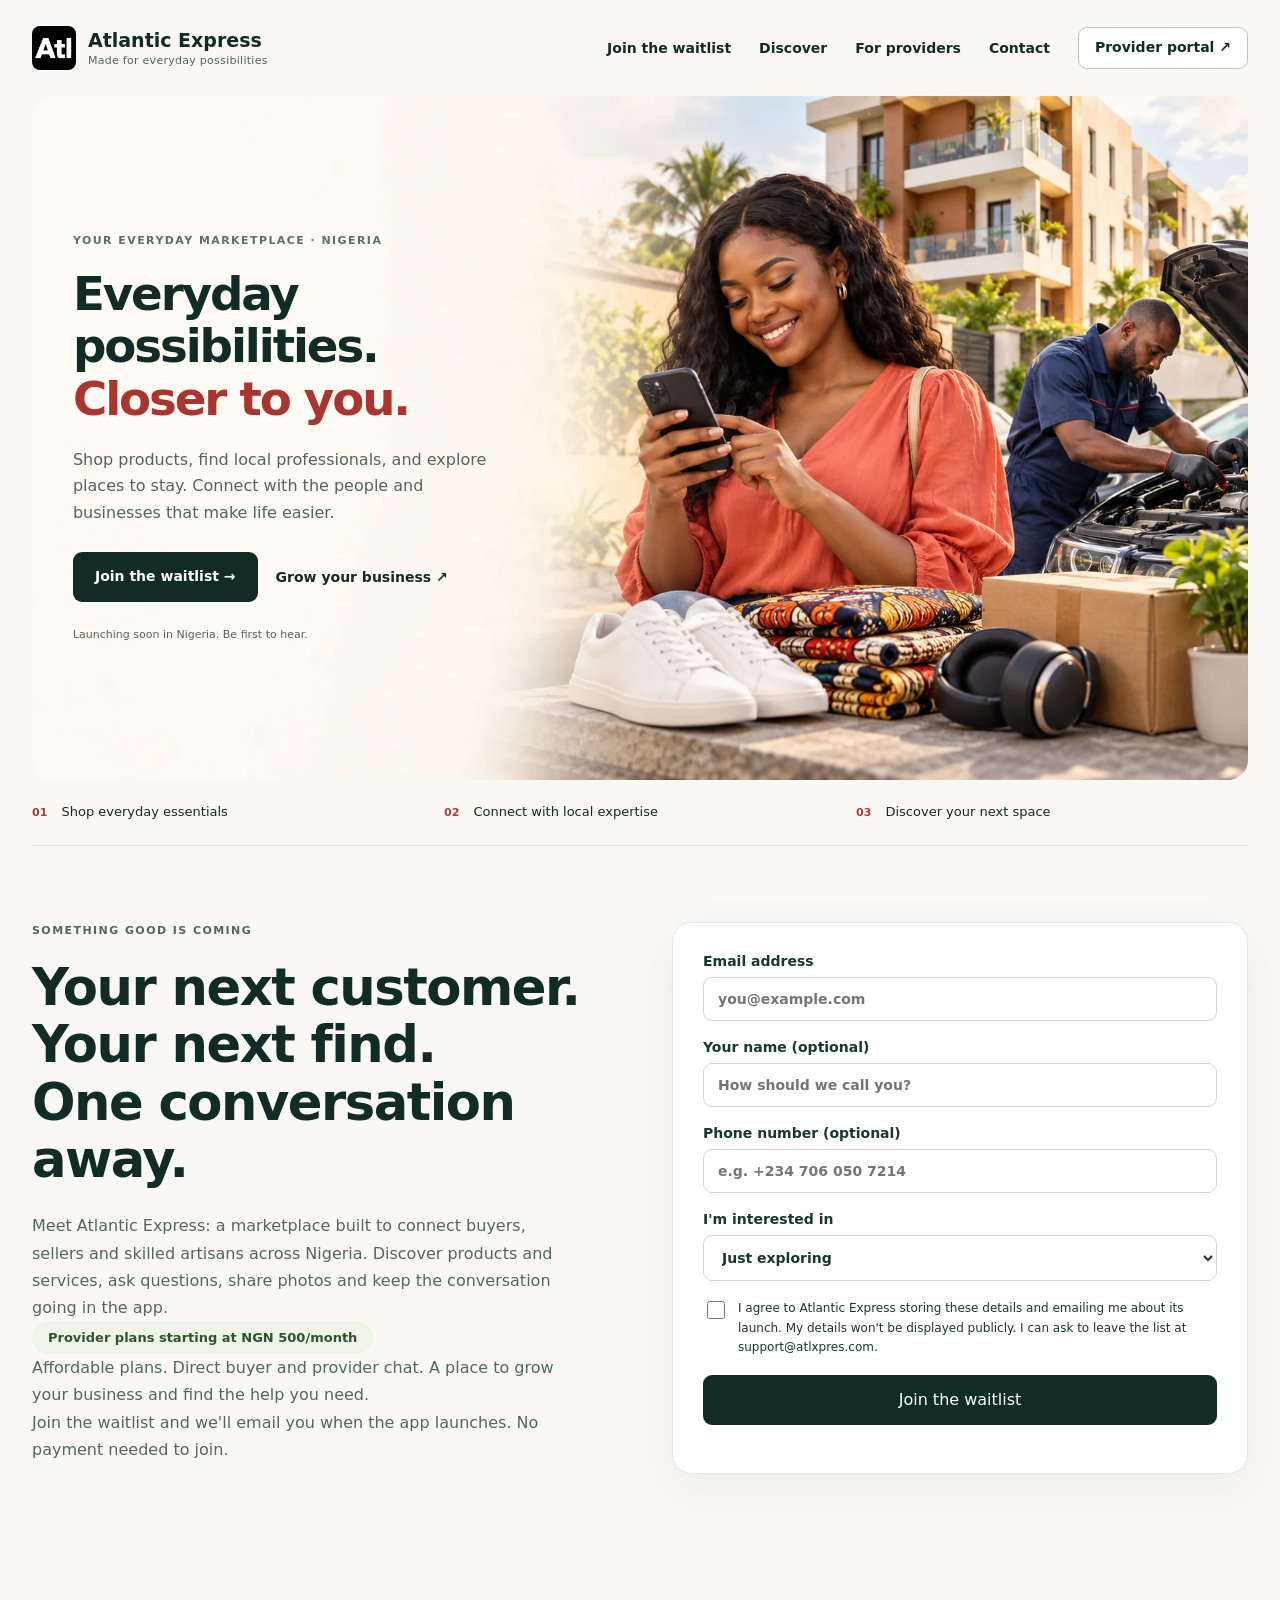
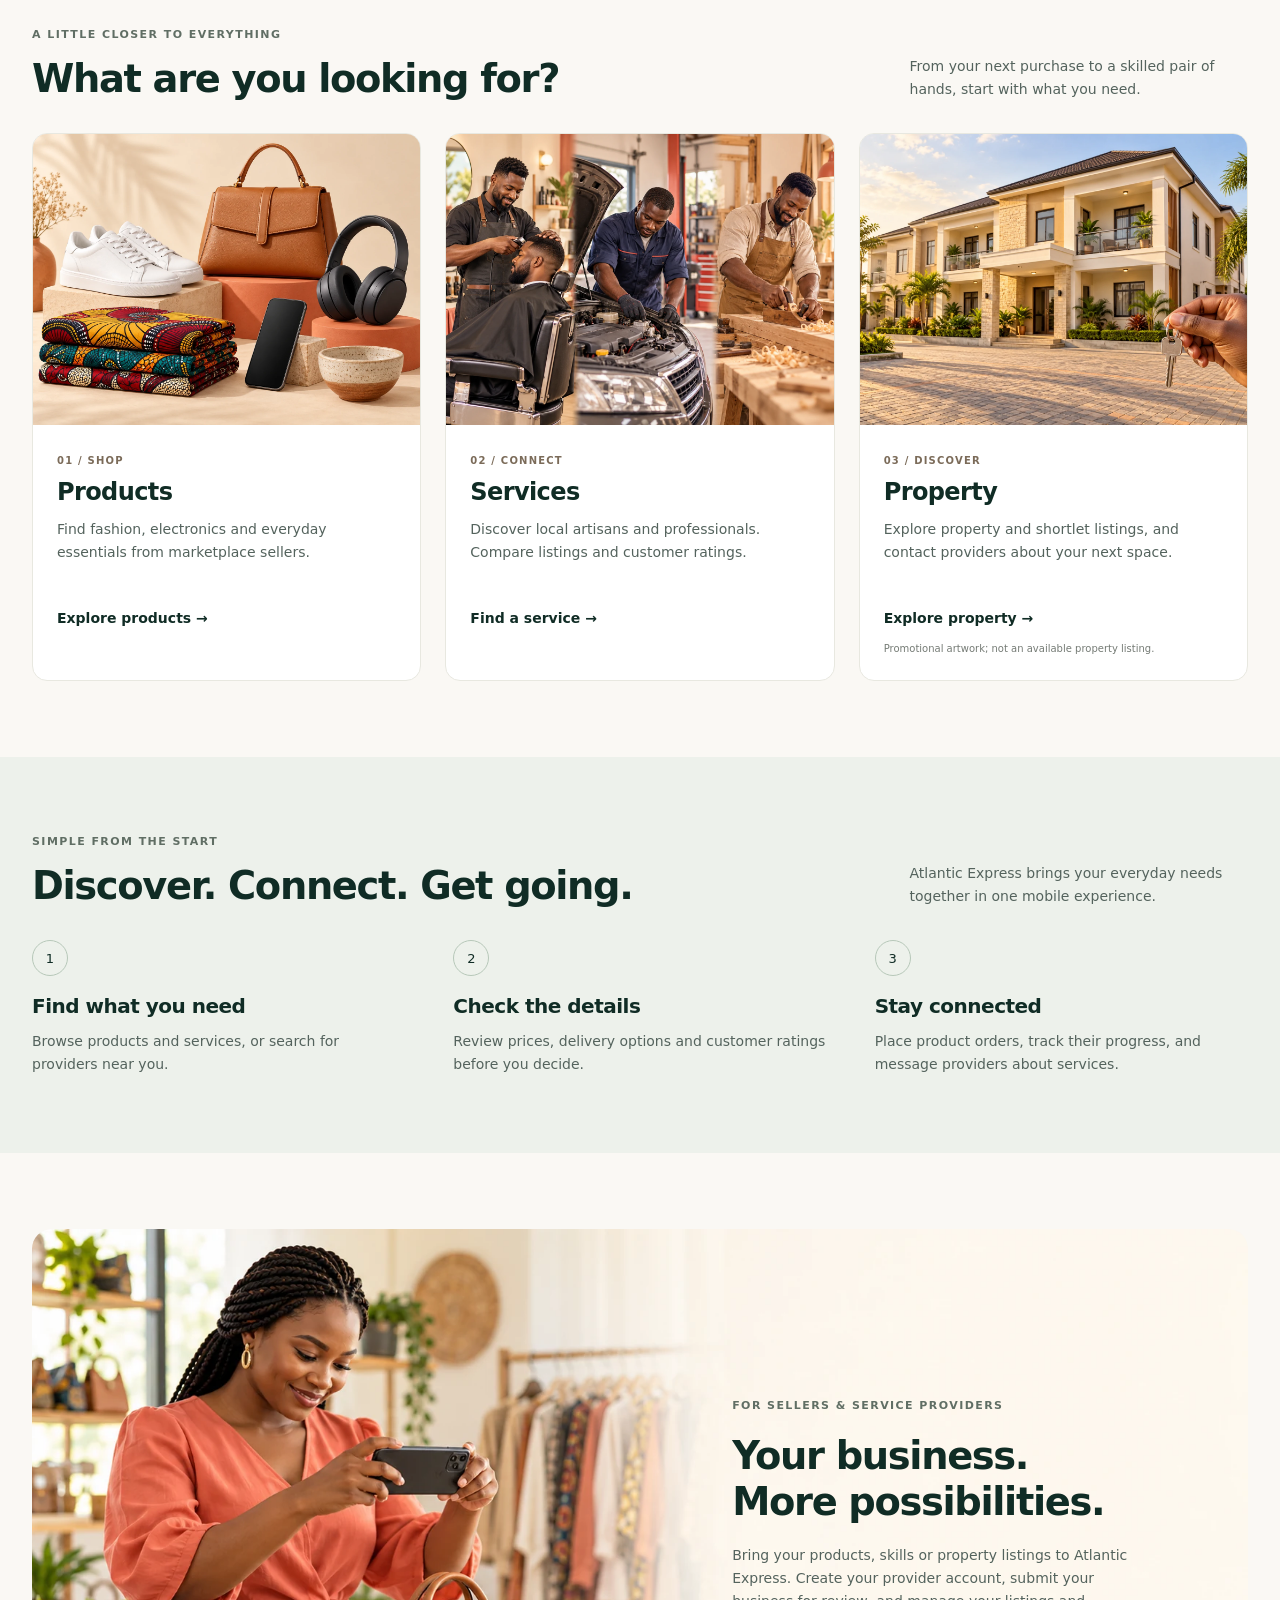
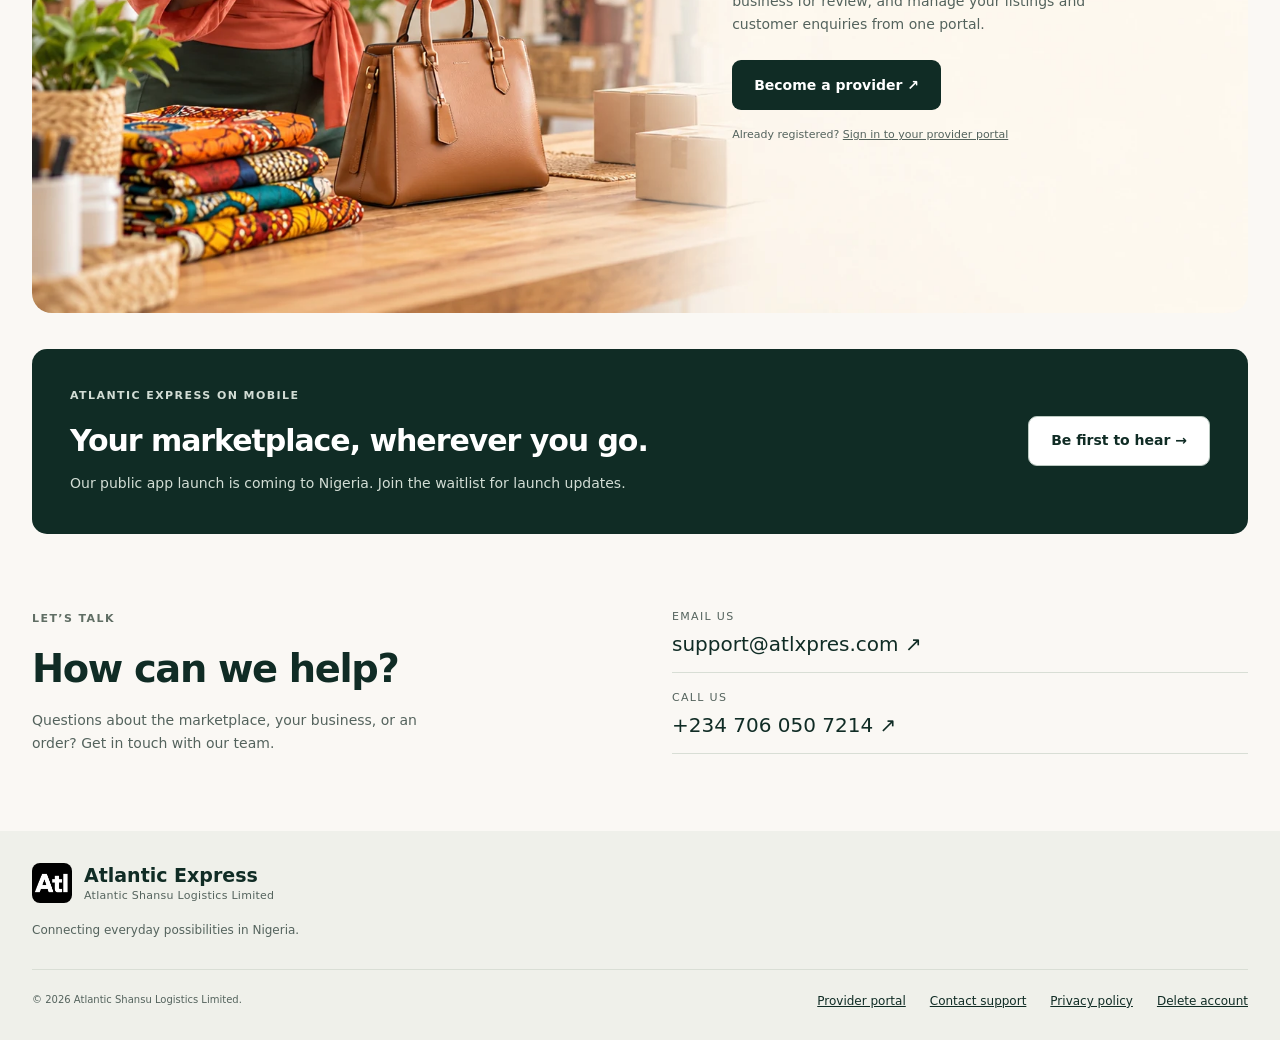
<file: index.html>
﻿<!doctype html>
<html lang="en">
<head>
<meta charset="UTF-8"/><meta name="viewport" content="width=device-width,initial-scale=1"/>
<title>Atlantic Express — Products, services & property in Nigeria</title>
<meta name="description" content="Discover products, connect with local service providers, and explore property on Atlantic Express. A marketplace for everyday life in Nigeria."/>
<meta name="theme-color" content="#102c25"/><link rel="canonical" href="https://atlxpres.com/"/>
<meta property="og:title" content="Atlantic Express — Everyday possibilities, closer to you"/><meta property="og:description" content="Products, local services and property, connected in one marketplace for Nigeria."/><meta property="og:type" content="website"/><meta property="og:url" content="https://atlxpres.com/"/><meta property="og:image" content="https://atlxpres.com/assets/home-hero.webp"/>
<link rel="icon" type="image/png" href="./favicon.png?v=20260928-atl"/><link rel="apple-touch-icon" href="./favicon.png"/><link rel="preload" as="image" href="./assets/home-hero.webp"/><link rel="stylesheet" href="./styles.css?v=20261006-marketplace"/>
<link rel="stylesheet" href="./waitlist.css?v=20261009-launch"/>
</head>
<body>
<a class="skip-link" href="#main">Skip to content</a>
<header class="site-header"><a class="brand" href="/" aria-label="Atlantic Express home"><img src="./favicon.png" width="44" height="44" alt=""/><span>Atlantic Express<small>Made for everyday possibilities</small></span></a><nav aria-label="Main navigation"><a href="#waitlist">Join the waitlist</a><a href="#discover">Discover</a><a href="#provider">For providers</a><a href="#contact">Contact</a><a class="button small secondary" href="https://provider.atlxpres.com/">Provider portal ↗</a></nav></header>
<main id="main">
<section class="hero container" aria-labelledby="hero-title"><img class="scene" src="./assets/home-hero.webp" width="1672" height="941" alt="A shopper with everyday products and a mechanic working beside an apartment building" fetchpriority="high"/><div class="hero-copy"><p class="eyebrow">Your everyday marketplace · Nigeria</p><h1 id="hero-title">Everyday possibilities.<br/><em>Closer to you.</em></h1><p class="lead">Shop products, find local professionals, and explore places to stay. Connect with the people and businesses that make life easier.</p><div class="actions"><a class="button primary" href="#waitlist">Join the waitlist →</a><a class="text-link" href="#provider">Grow your business ↗</a></div><p class="hero-note">Launching soon in Nigeria. Be first to hear.</p></div></section>
<div class="intro-strip container" aria-label="Marketplace features"><span><b>01</b> Shop everyday essentials</span><span><b>02</b> Connect with local expertise</span><span><b>03</b> Discover your next space</span></div>
<section id="waitlist" class="waitlist-section container" aria-labelledby="waitlist-title">
 <div><p class="eyebrow">Something good is coming</p><h2 id="waitlist-title">Your next customer.<br/>Your next find.<br/>One conversation away.</h2><p>Meet Atlantic Express: a marketplace built to connect buyers, sellers and skilled artisans across Nigeria. Discover products and services, ask questions, share photos and keep the conversation going in the app.</p><span class="launch-price">Provider plans starting at NGN 500/month</span><p>Affordable plans. Direct buyer and provider chat. A place to grow your business and find the help you need.</p><p>Join the waitlist and we'll email you when the app launches. No payment needed to join.</p></div>
 <form id="waitlistForm" class="waitlist-form">
 <label>Email address <span><input type="email" name="email" autocomplete="email" maxlength="254" placeholder="you@example.com" required/></span></label>
 <label>Your name (optional)<input name="name" autocomplete="name" maxlength="120" placeholder="How should we call you?"/></label>
 <label>Phone number (optional)<input type="tel" name="phone" autocomplete="tel" maxlength="30" placeholder="e.g. +234 706 050 7214"/></label>
 <label>I'm interested in<select name="interest"><option value="exploring">Just exploring</option><option value="buyer">Buying products or finding services</option><option value="seller">Selling products</option><option value="artisan">Offering my skills or services</option></select></label>
 <label class="honeypot" aria-hidden="true">Website<input name="website" tabindex="-1" autocomplete="off"/></label>
 <label class="consent"><input type="checkbox" name="consent" required/><span>I agree to Atlantic Express storing these details and emailing me about its launch. My details won't be displayed publicly. I can ask to leave the list at support@atlxpres.com.</span></label>
 <button class="button primary" type="submit">Join the waitlist</button><p id="waitlistMessage" role="status" aria-live="polite"></p>
 <noscript>Please enable JavaScript to join, or email support@atlxpres.com with the subject "Join the waitlist".</noscript>
 </form>
</section>
<section id="discover" class="section container" aria-labelledby="discover-title"><div class="section-head"><div><p class="eyebrow">A little closer to everything</p><h2 id="discover-title">What are you looking for?</h2></div><p>From your next purchase to a skilled pair of hands, start with what you need.</p></div><div class="categories">
<article class="category"><img src="./assets/products.webp" width="1448" height="1086" alt="Shoes, a handbag, headphones, fabrics and a phone" loading="lazy" decoding="async"/><div class="category-copy"><span class="category-number">01 / SHOP</span><h3>Products</h3><p>Find fashion, electronics and everyday essentials from marketplace sellers.</p><a class="text-link" href="#app">Explore products →</a></div></article>
<article class="category"><img src="./assets/services.webp" width="1448" height="1086" alt="A barber, mechanic and carpenter at work" loading="lazy" decoding="async"/><div class="category-copy"><span class="category-number">02 / CONNECT</span><h3>Services</h3><p>Discover local artisans and professionals. Compare listings and customer ratings.</p><a class="text-link" href="#app">Find a service →</a></div></article>
<article class="category"><img src="./assets/property.webp" width="1448" height="1086" alt="Promotional illustration of modern apartments and a hand holding keys" loading="lazy" decoding="async"/><div class="category-copy"><span class="category-number">03 / DISCOVER</span><h3>Property</h3><p>Explore property and shortlet listings, and contact providers about your next space.</p><a class="text-link" href="#app">Explore property →</a><small class="artwork-note">Promotional artwork; not an available property listing.</small></div></article>
</div></section>
<section class="how-section"><div class="container section"><div class="section-head"><div><p class="eyebrow">Simple from the start</p><h2>Discover. Connect. Get going.</h2></div><p>Atlantic Express brings your everyday needs together in one mobile experience.</p></div><div class="steps"><article><span>1</span><h3>Find what you need</h3><p>Browse products and services, or search for providers near you.</p></article><article><span>2</span><h3>Check the details</h3><p>Review prices, delivery options and customer ratings before you decide.</p></article><article><span>3</span><h3>Stay connected</h3><p>Place product orders, track their progress, and message providers about services.</p></article></div></div></section>
<section id="provider" class="provider-section container" aria-labelledby="provider-title"><img class="scene" src="./assets/provider.webp" width="1672" height="941" alt="A business owner photographing products for her online shop" loading="lazy" decoding="async"/><div class="provider-copy"><p class="eyebrow">For sellers & service providers</p><h2 id="provider-title">Your business.<br/>More possibilities.</h2><p>Bring your products, skills or property listings to Atlantic Express. Create your provider account, submit your business for review, and manage your listings and customer enquiries from one portal.</p><a class="button primary" href="https://provider.atlxpres.com/">Become a provider ↗</a><small>Already registered? <a href="https://provider.atlxpres.com/">Sign in to your provider portal</a></small></div></section>
<section id="app" class="app-section container" aria-labelledby="app-title"><div><p class="eyebrow">Atlantic Express on mobile</p><h2 id="app-title">Your marketplace, wherever you go.</h2><p>Our public app launch is coming to Nigeria. Join the waitlist for launch updates.</p></div><a class="button secondary" href="#waitlist">Be first to hear →</a></section>
<section id="contact" class="contact-section container" aria-labelledby="contact-title"><div><p class="eyebrow">Let’s talk</p><h2 id="contact-title">How can we help?</h2><p>Questions about the marketplace, your business, or an order? Get in touch with our team.</p></div><div class="contact-links"><a href="mailto:support@atlxpres.com"><span>Email us</span>support@atlxpres.com ↗</a><a href="tel:+2347060507214"><span>Call us</span>+234 706 050 7214 ↗</a></div></section>
</main>
<footer class="site-footer"><div class="container"><a class="brand" href="/" aria-label="Atlantic Express home"><img src="./favicon.png" width="40" height="40" alt=""/><span>Atlantic Express<small>Atlantic Shansu Logistics Limited</small></span></a><p>Connecting everyday possibilities in Nigeria.</p><div class="footer-bottom"><small>© <span id="year">2026</span> Atlantic Shansu Logistics Limited.</small><a href="https://provider.atlxpres.com/">Provider portal</a><a href="mailto:support@atlxpres.com">Contact support</a><a href="/privacy.html">Privacy policy</a><a href="/delete-account.html">Delete account</a></div></div></footer>
<script src="./app.js?v=20261006-marketplace" defer></script>
<script src="./waitlist.js?v=20261009-launch" defer></script>
</body></html>
</file>
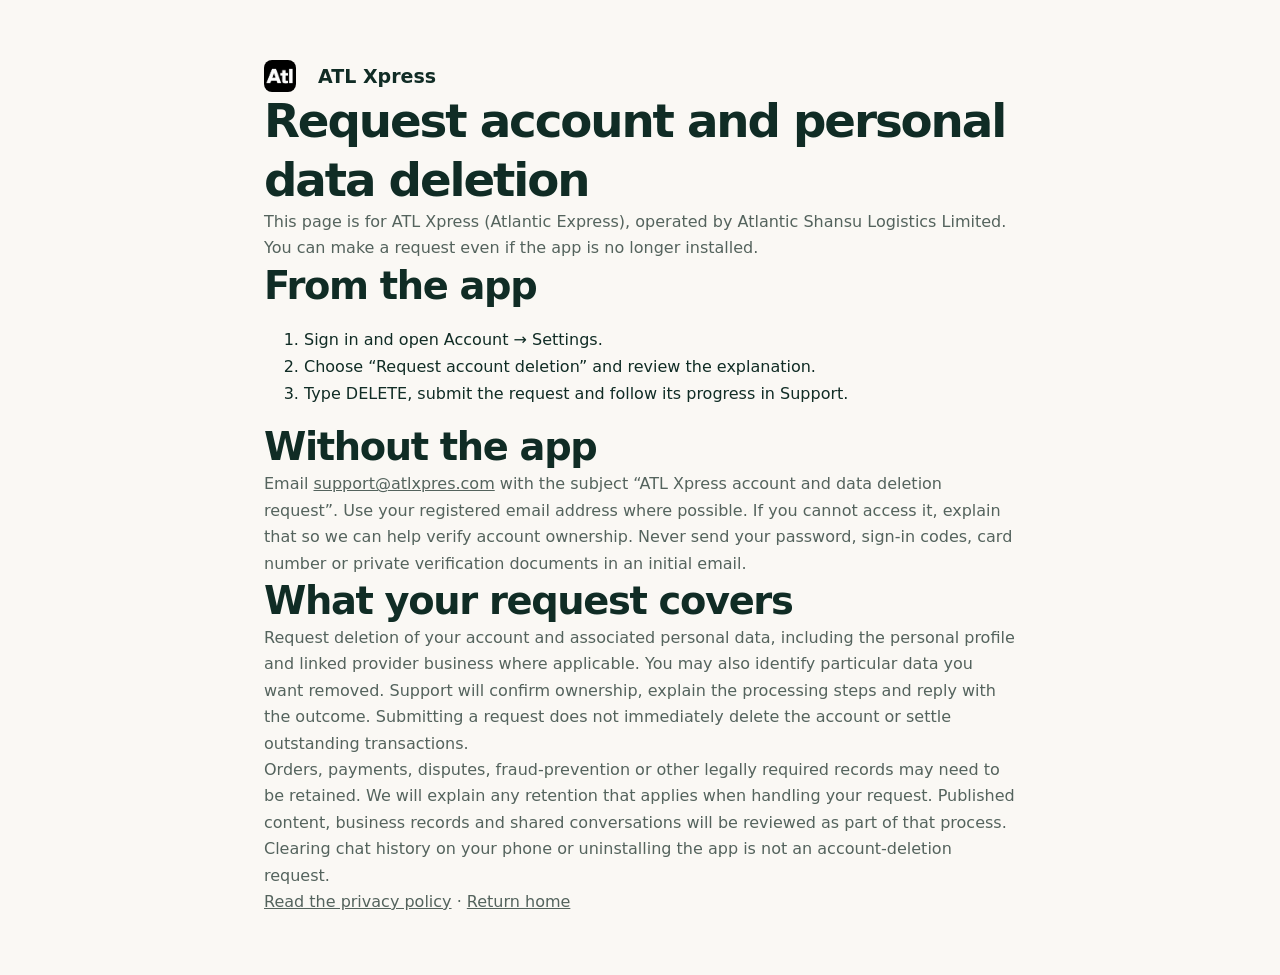
<file: delete-account.html>
<!doctype html>
<html lang="en"><head><meta charset="utf-8"><meta name="viewport" content="width=device-width,initial-scale=1"><title>Delete your ATL Xpress account</title><meta name="theme-color" content="#102c25"><link rel="icon" href="/favicon.png"><link rel="stylesheet" href="/styles.css"><style>main{max-width:800px;margin:36px auto;padding:24px;line-height:1.7}h1,h2{line-height:1.25}a{text-decoration:underline}.brand img{vertical-align:middle;margin-right:10px}</style></head>
<body><main><a class="brand" href="/"><img src="/favicon.png" width="32" height="32" alt="">ATL Xpress</a>
<h1>Request account and personal data deletion</h1><p>This page is for ATL Xpress (Atlantic Express), operated by Atlantic Shansu Logistics Limited. You can make a request even if the app is no longer installed.</p>
<h2>From the app</h2><ol><li>Sign in and open Account → Settings.</li><li>Choose “Request account deletion” and review the explanation.</li><li>Type DELETE, submit the request and follow its progress in Support.</li></ol>
<h2>Without the app</h2><p>Email <a href="mailto:support@atlxpres.com?subject=ATL%20Xpress%20account%20and%20data%20deletion%20request">support@atlxpres.com</a> with the subject “ATL Xpress account and data deletion request”. Use your registered email address where possible. If you cannot access it, explain that so we can help verify account ownership. Never send your password, sign-in codes, card number or private verification documents in an initial email.</p>
<h2>What your request covers</h2><p>Request deletion of your account and associated personal data, including the personal profile and linked provider business where applicable. You may also identify particular data you want removed. Support will confirm ownership, explain the processing steps and reply with the outcome. Submitting a request does not immediately delete the account or settle outstanding transactions.</p>
<p>Orders, payments, disputes, fraud-prevention or other legally required records may need to be retained. We will explain any retention that applies when handling your request. Published content, business records and shared conversations will be reviewed as part of that process. Clearing chat history on your phone or uninstalling the app is not an account-deletion request.</p>
<p><a href="/privacy.html">Read the privacy policy</a> · <a href="/">Return home</a></p>
</main></body></html>
</file>
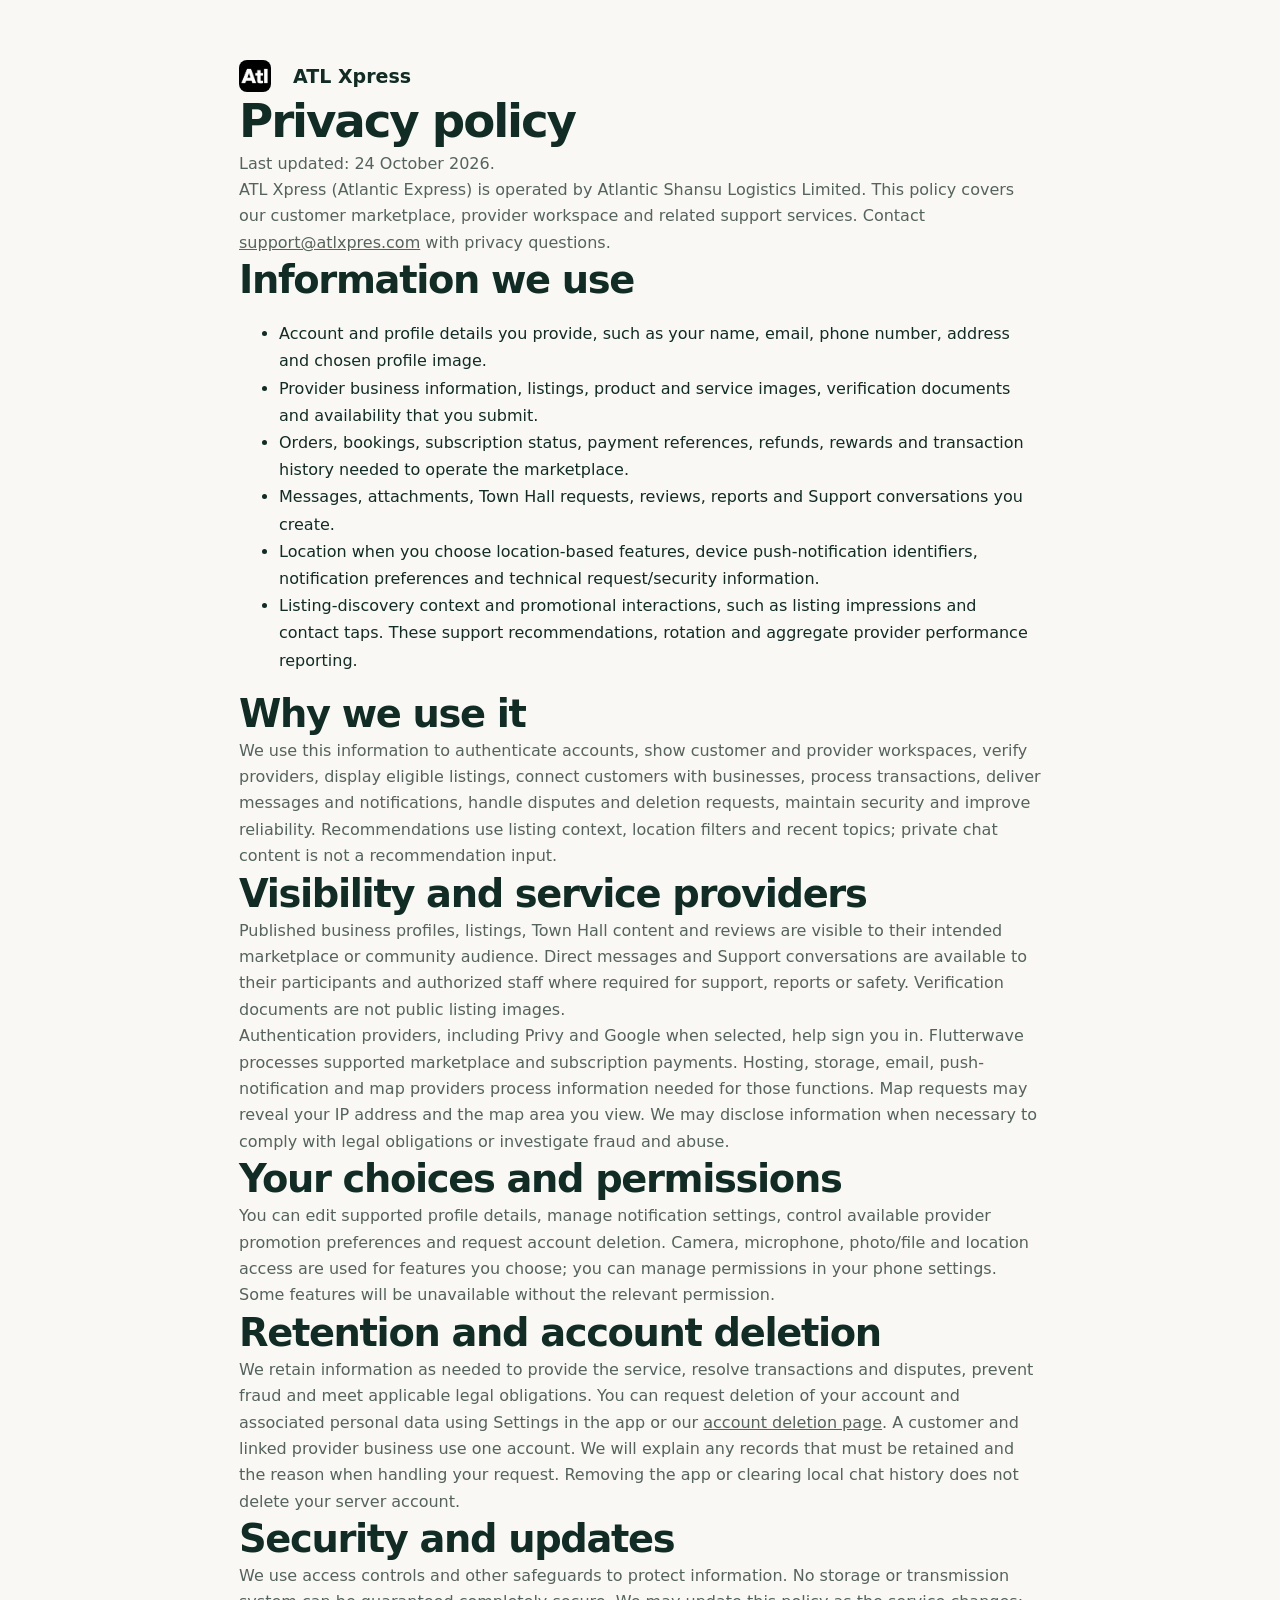
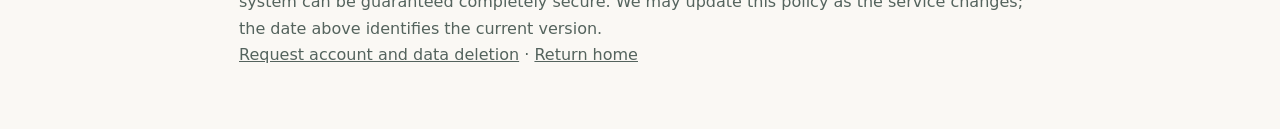
<file: privacy.html>
<!doctype html>
<html lang="en"><head><meta charset="utf-8"><meta name="viewport" content="width=device-width,initial-scale=1"><title>ATL Xpress privacy policy</title><meta name="theme-color" content="#102c25"><link rel="icon" href="/favicon.png"><link rel="stylesheet" href="/styles.css"><style>main{max-width:850px;margin:36px auto;padding:24px;line-height:1.7}h1,h2{line-height:1.25}a{text-decoration:underline}.brand img{vertical-align:middle;margin-right:10px}</style></head>
<body><main><a class="brand" href="/"><img src="/favicon.png" width="32" height="32" alt="">ATL Xpress</a>
<h1>Privacy policy</h1><p>Last updated: 24 October 2026.</p>
<p>ATL Xpress (Atlantic Express) is operated by Atlantic Shansu Logistics Limited. This policy covers our customer marketplace, provider workspace and related support services. Contact <a href="mailto:support@atlxpres.com">support@atlxpres.com</a> with privacy questions.</p>
<h2>Information we use</h2><ul><li>Account and profile details you provide, such as your name, email, phone number, address and chosen profile image.</li><li>Provider business information, listings, product and service images, verification documents and availability that you submit.</li><li>Orders, bookings, subscription status, payment references, refunds, rewards and transaction history needed to operate the marketplace.</li><li>Messages, attachments, Town Hall requests, reviews, reports and Support conversations you create.</li><li>Location when you choose location-based features, device push-notification identifiers, notification preferences and technical request/security information.</li><li>Listing-discovery context and promotional interactions, such as listing impressions and contact taps. These support recommendations, rotation and aggregate provider performance reporting.</li></ul>
<h2>Why we use it</h2><p>We use this information to authenticate accounts, show customer and provider workspaces, verify providers, display eligible listings, connect customers with businesses, process transactions, deliver messages and notifications, handle disputes and deletion requests, maintain security and improve reliability. Recommendations use listing context, location filters and recent topics; private chat content is not a recommendation input.</p>
<h2>Visibility and service providers</h2><p>Published business profiles, listings, Town Hall content and reviews are visible to their intended marketplace or community audience. Direct messages and Support conversations are available to their participants and authorized staff where required for support, reports or safety. Verification documents are not public listing images.</p><p>Authentication providers, including Privy and Google when selected, help sign you in. Flutterwave processes supported marketplace and subscription payments. Hosting, storage, email, push-notification and map providers process information needed for those functions. Map requests may reveal your IP address and the map area you view. We may disclose information when necessary to comply with legal obligations or investigate fraud and abuse.</p>
<h2>Your choices and permissions</h2><p>You can edit supported profile details, manage notification settings, control available provider promotion preferences and request account deletion. Camera, microphone, photo/file and location access are used for features you choose; you can manage permissions in your phone settings. Some features will be unavailable without the relevant permission.</p>
<h2>Retention and account deletion</h2><p>We retain information as needed to provide the service, resolve transactions and disputes, prevent fraud and meet applicable legal obligations. You can request deletion of your account and associated personal data using Settings in the app or our <a href="/delete-account.html">account deletion page</a>. A customer and linked provider business use one account. We will explain any records that must be retained and the reason when handling your request. Removing the app or clearing local chat history does not delete your server account.</p>
<h2>Security and updates</h2><p>We use access controls and other safeguards to protect information. No storage or transmission system can be guaranteed completely secure. We may update this policy as the service changes; the date above identifies the current version.</p>
<p><a href="/delete-account.html">Request account and data deletion</a> · <a href="/">Return home</a></p>
</main></body></html>
</file>
<file: styles.css>
﻿:root{color-scheme:light;--ink:#102c25;--muted:#54635d;--paper:#faf8f4;--accent:#d93935;font-family:Inter,ui-sans-serif,system-ui,-apple-system,BlinkMacSystemFont,"Segoe UI",sans-serif;color:var(--ink);background:var(--paper)}
*{box-sizing:border-box}html{scroll-behavior:smooth;scroll-padding-top:28px}body{margin:0}a{color:inherit}img{display:block;max-width:100%}h1,h2,h3,p{margin:0}p{line-height:1.65;color:var(--muted)}a:focus-visible{outline:3px solid var(--accent);outline-offset:5px}a:hover{color:var(--accent)}.container,.site-header{width:min(1320px,calc(100% - 64px));margin-inline:auto}.site-header{min-height:96px;display:flex;align-items:center;justify-content:space-between;gap:24px}.brand{display:flex;align-items:center;gap:12px;text-decoration:none;font-size:19px;font-weight:800;white-space:nowrap}.brand img{border-radius:8px}.brand small{display:block;margin-top:3px;font-size:11px;font-weight:500;letter-spacing:.025em;color:var(--muted)}nav{display:flex;align-items:center;gap:28px;font-size:14px;font-weight:650}nav>a{text-decoration:none}.button{display:inline-flex;align-items:center;justify-content:center;gap:20px;min-height:50px;padding:13px 22px;border-radius:9px;text-decoration:none;font-size:14px;font-weight:750;line-height:1.4}.primary{background:var(--ink);color:white}.primary:hover{background:#24473b;color:white}.secondary{border:1px solid #bbc9c1;background:white}.small{min-height:42px;padding:10px 16px}.text-link{display:inline-flex;align-items:center;gap:16px;text-decoration:none;font-size:14px;font-weight:750}.skip-link{position:absolute;top:-100px;left:12px;z-index:10;background:white;padding:12px}.skip-link:focus{top:12px}.eyebrow{text-transform:uppercase;font-size:11px;letter-spacing:.13em;font-weight:750;margin-bottom:18px;color:#606e64}
.hero,.provider-section{position:relative;overflow:hidden;border-radius:20px;background:#f7f1e9}.scene{width:100%;height:auto}.hero-copy{position:absolute;inset:0 auto 0 0;width:46%;padding:clamp(22px,3.2vw,48px);display:flex;justify-content:center;flex-direction:column}h1{font-size:clamp(32px,3.65vw,53px);line-height:1.12;letter-spacing:-.045em;font-weight:750}h1 em{font-style:normal;color:#aa352e}.lead{margin-top:22px;font-size:16px;max-width:41ch}.actions{display:flex;gap:18px;flex-wrap:wrap;align-items:center;margin-top:26px}.hero-note{font-size:11px;margin-top:24px}.intro-strip{display:grid;grid-template-columns:repeat(3,minmax(0,1fr));padding:24px 0 26px;border-bottom:1px solid #e2e5df;gap:20px;font-size:13px}.intro-strip b{font-size:11px;color:#a74035;margin-right:10px}.section{padding-block:76px}.section-head{display:flex;justify-content:space-between;align-items:end;gap:40px;margin-bottom:32px}.section-head>p{max-width:38ch;font-size:14px}.section-head .eyebrow{margin-bottom:12px}h2{font-size:clamp(28px,3vw,40px);line-height:1.18;letter-spacing:-.035em}.categories{display:grid;grid-template-columns:repeat(3,minmax(0,1fr));gap:24px}.category{background:white;border:1px solid #e8e8e0;border-radius:15px;overflow:hidden}.category>img{width:100%;height:auto;aspect-ratio:4/3;object-fit:contain}.category-copy{padding:24px}.category-number{font-size:10px;letter-spacing:.12em;color:#7b6b59;font-weight:650}h3{font-size:24px;letter-spacing:-.025em;margin-top:10px}.category p{font-size:14px;margin-top:12px;min-height:70px}.category .text-link{margin-top:22px}.artwork-note{display:block;color:#757b75;font-size:10px;line-height:1.5;margin-top:14px}.how-section{background:#edf1eb}.steps{display:grid;grid-template-columns:repeat(3,minmax(0,1fr));gap:48px}.steps>article>span{display:grid;place-items:center;width:36px;height:36px;border:1px solid #b7c8b9;border-radius:50%;font-size:13px}.steps h3{font-size:20px;margin-top:18px}.steps p{font-size:14px;margin-top:12px}.provider-section{margin-top:76px}.provider-copy{position:absolute;inset:0 0 0 auto;width:46%;padding:clamp(22px,3.4vw,50px);display:flex;justify-content:center;flex-direction:column}.provider-copy p:not(.eyebrow){font-size:14px;margin-top:20px;max-width:45ch}.provider-copy .button{align-self:flex-start;margin-top:24px}.provider-copy small{font-size:11px;line-height:1.6;margin-top:16px;color:var(--muted)}.app-section{margin-top:36px;background:var(--ink);border-radius:15px;padding:38px;display:flex;align-items:center;justify-content:space-between;gap:32px;color:white}.app-section .eyebrow,.app-section p{color:#d2ddd5}.app-section h2{font-size:30px}.app-section p:not(.eyebrow){font-size:14px;margin-top:14px;max-width:65ch}.app-section .button{flex-shrink:0;color:var(--ink)}.contact-section{padding-block:76px;display:grid;grid-template-columns:1fr 1fr;gap:64px;align-items:center}.contact-section p:not(.eyebrow){font-size:14px;margin-top:18px;max-width:46ch}.contact-links{display:grid;gap:18px}.contact-links a{display:block;text-decoration:none;font-size:20px;border-bottom:1px solid #d8ded5;padding-bottom:16px;overflow-wrap:anywhere}.contact-links a>span:first-child{display:block;font-size:11px;text-transform:uppercase;letter-spacing:.12em;color:var(--muted);margin-bottom:9px}.site-footer{background:#eff0ea;padding-block:32px}.site-footer>.container>p{font-size:12px;margin-top:18px}.footer-bottom{display:flex;gap:24px;border-top:1px solid #d9ded5;padding-top:24px;margin-top:28px;font-size:12px}.footer-bottom>small{margin-right:auto;color:var(--muted)}
@media(max-width:1100px){nav{gap:18px}.hero-copy{width:48%;padding:25px}.hero .eyebrow{font-size:9px;margin-bottom:12px}.lead{font-size:14px;margin-top:14px}.hero .actions{gap:12px;margin-top:18px}.hero-note{margin-top:14px}.hero .button{font-size:12px;min-height:42px;padding:11px 14px}.provider-copy{width:48%;padding:26px}.provider-copy h2{font-size:30px}.provider-copy .eyebrow{margin-bottom:12px}.provider-copy p:not(.eyebrow){font-size:13px;margin-top:12px}.provider-copy .button{margin-top:16px}.categories{gap:16px}.category-copy{padding:20px}}
@media(max-width:800px){.container,.site-header{width:calc(100% - 32px)}.site-header{padding-block:16px;min-height:unset;flex-wrap:wrap;gap:16px}.brand{font-size:17px}.brand small{font-size:10px}nav{width:100%;justify-content:space-between;gap:12px;font-size:12px}nav .button{font-size:11px;padding:9px 12px;min-height:38px}.hero{display:flex;flex-direction:column}.hero-copy{position:static;order:0;width:100%;padding:32px 24px 24px}.hero>.scene{order:1}.hero .eyebrow{font-size:10px;margin-bottom:16px}h1{font-size:clamp(34px,6.5vw,48px)}.lead{font-size:15px;margin-top:18px;max-width:50ch}.hero .actions{margin-top:22px;gap:18px}.hero .button{font-size:13px;min-height:46px}.hero-note{margin-top:20px}.intro-strip{font-size:11px;gap:16px;padding-block:20px}.intro-strip b{display:block;margin-bottom:6px}.section{padding-block:48px}.section-head{display:block}.section-head>p{margin-top:16px;max-width:50ch}.categories{grid-template-columns:1fr;gap:24px}.category-copy{padding:24px}.category p{min-height:unset}.steps{grid-template-columns:1fr;gap:28px}.steps h3{margin-top:12px}.provider-section{margin-top:48px;display:flex;flex-direction:column}.provider-copy{position:static;width:100%;padding:28px 24px 32px}.provider-copy h2{font-size:34px}.provider-copy p:not(.eyebrow){font-size:14px}.provider-copy .button{margin-top:24px}.provider-copy small{font-size:12px}.app-section{flex-direction:column;align-items:flex-start;padding:28px 24px;gap:24px}.app-section h2{font-size:28px}.contact-section{padding-block:48px;grid-template-columns:1fr;gap:30px}.contact-links a{font-size:18px}.footer-bottom{flex-wrap:wrap;gap:18px}.footer-bottom>small{width:100%}}
@media(prefers-reduced-motion:reduce){html{scroll-behavior:auto}}
</file>
<file: waitlist.css>
.waitlist-section { display:grid;grid-template-columns:minmax(0,1fr) minmax(0,1fr);gap:64px;align-items:start;padding-top:76px;padding-bottom:76px;scroll-margin-top:100px; }
.waitlist-section h2 {font-size:clamp(32px,4vw,52px);line-height:1.12;margin:14px 0 24px;letter-spacing:-1.5px;}
.waitlist-section p {color:#52675f;line-height:1.7;max-width:52ch;}
.waitlist-form {background:#fff;border:1px solid #e0e8e3;border-radius:20px;padding:30px;display:grid;gap:18px;box-shadow:0 16px 48px #183b2510;}
.waitlist-form label {display:grid;gap:8px;font-size:14px;font-weight:650;color:#18382c;}
.waitlist-form input,.waitlist-form select {width:100%;box-sizing:border-box;padding:13px 14px;font:inherit;border:1px solid #cdd9d2;border-radius:9px;background:#fff;color:#18382c;min-width:0;}
.waitlist-form input:focus-visible,.waitlist-form select:focus-visible {outline:3px solid #90bfa5;outline-offset:2px;}
.waitlist-form .consent {display:flex;align-items:flex-start;font-size:12px;font-weight:400;line-height:1.6;gap:10px;}
.waitlist-form .consent input {width:18px;height:18px;flex:0 0 auto;margin-top:2px;}
.waitlist-form .honeypot {position:absolute;width:1px;height:1px;overflow:hidden;clip-path:inset(50%);}
.waitlist-form button {border:0;cursor:pointer;width:100%;font:inherit;}
.waitlist-form button:disabled {opacity:.65;cursor:wait;}
#waitlistMessage {margin:0;font-size:14px;}
#waitlistMessage[data-state="error"] {color:#a12232;}
#waitlistMessage[data-state="success"] {color:#126443;}
.launch-price {display:inline-block;background:#eef5e8;color:#31522e;border-radius:100px;padding:9px 16px;font-size:13px;font-weight:650;}
@media(max-width:760px){.waitlist-section {grid-template-columns:minmax(0,1fr);gap:24px;padding-top:44px;padding-bottom:44px;}.waitlist-form {padding:22px;}}
</file>
